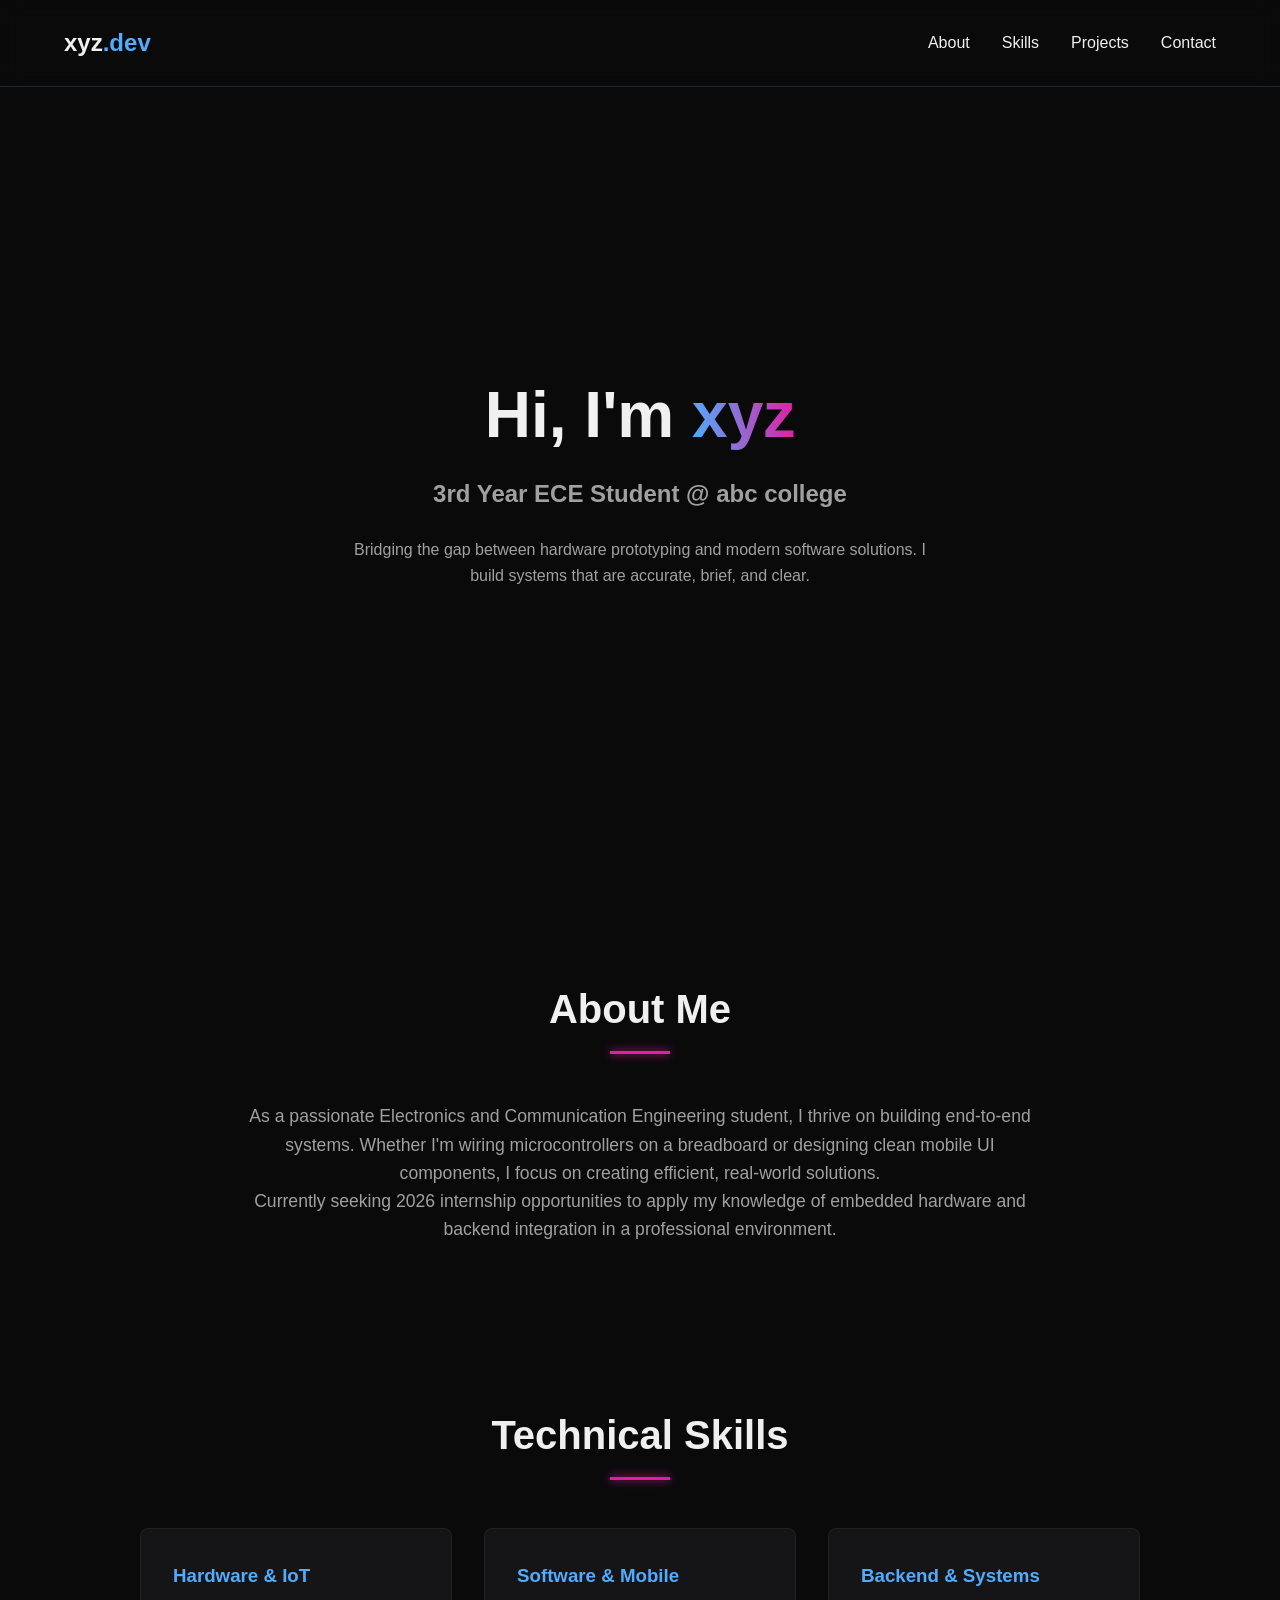
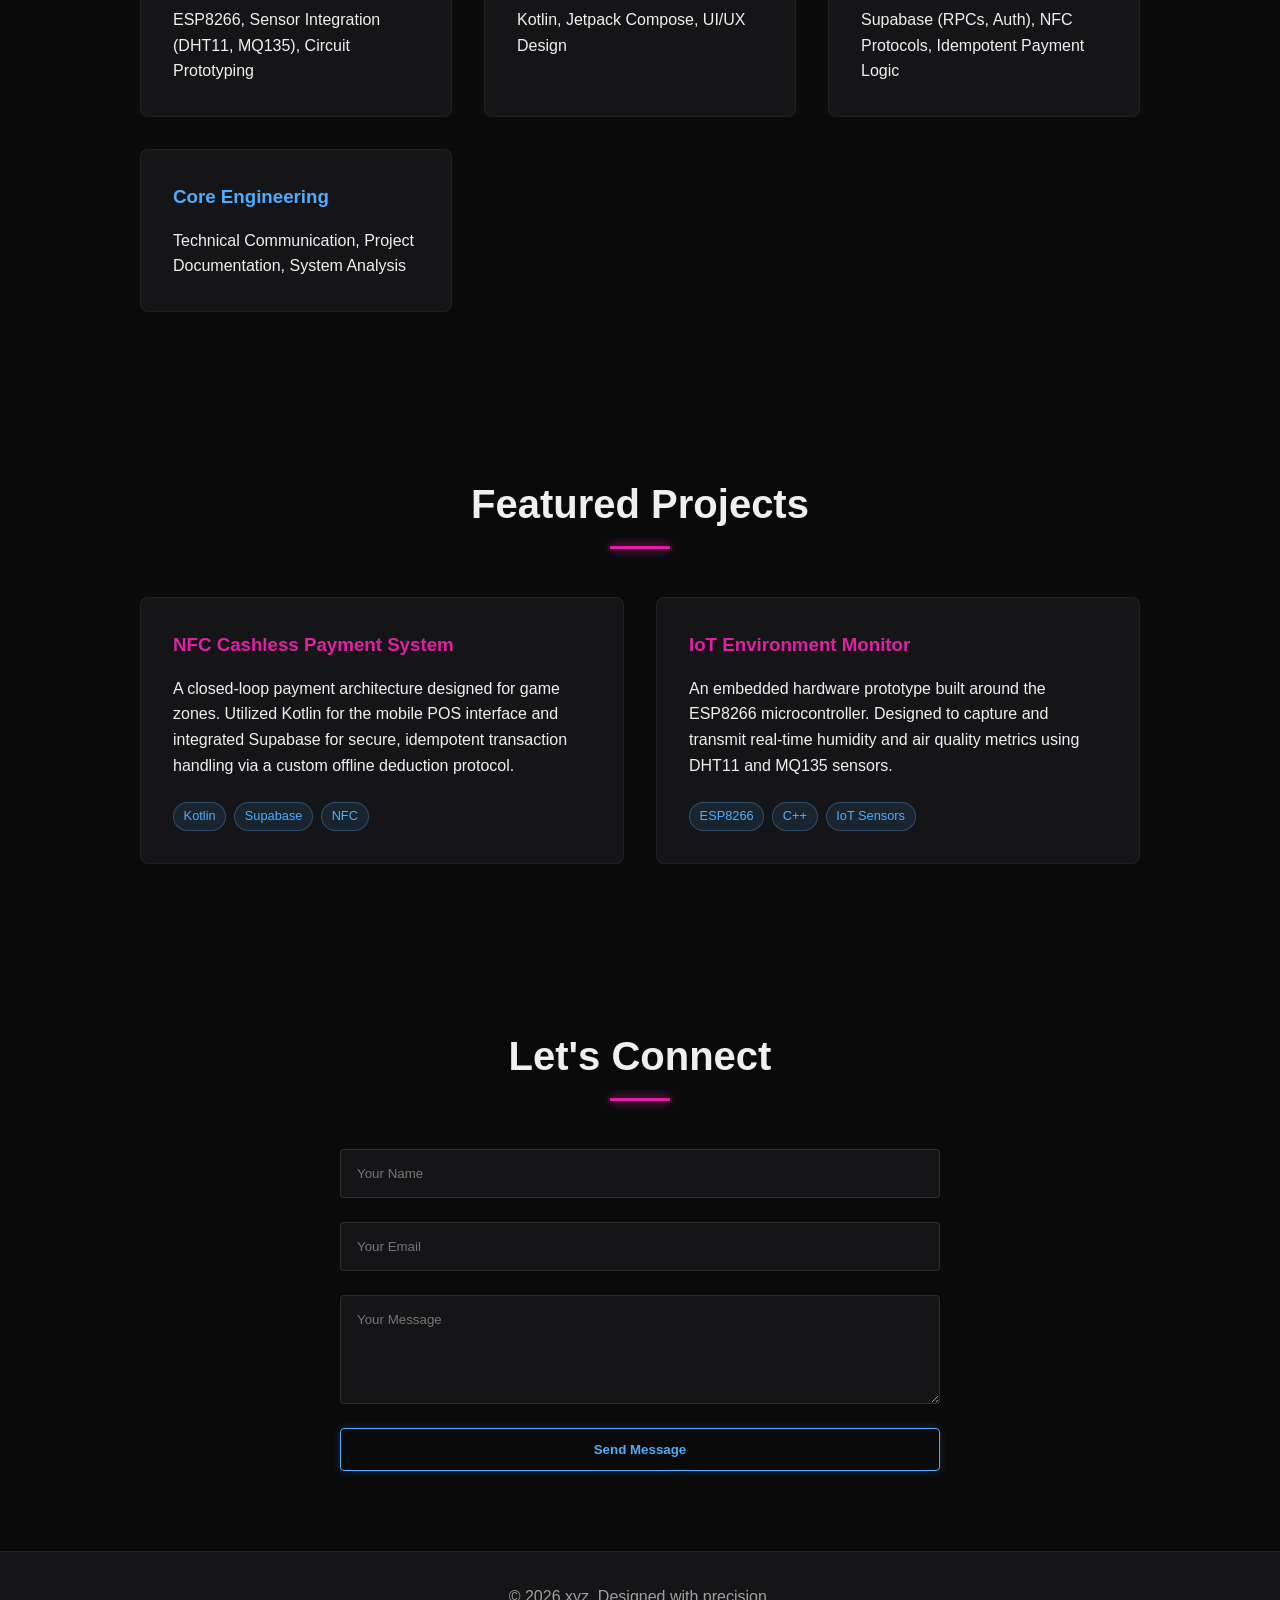
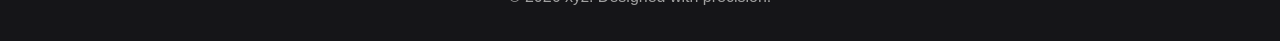
<file: index.html>
<!DOCTYPE html>
<html lang="en">
<head>
    <meta charset="UTF-8">
    <meta name="viewport" content="width=device-width, initial-scale=1.0">
    <title>xyz | ECE Portfolio</title>
    <link rel="stylesheet" href="./index.css">
</head>
<body>
    <nav class="navbar">
        <div class="logo">xyz<span>.dev</span></div>
        <ul class="nav-links">
            <li><a href="#about">About</a></li>
            <li><a href="#skills">Skills</a></li>
            <li><a href="#projects">Projects</a></li>
            <li><a href="#contact">Contact</a></li>
        </ul>
    </nav>

    <header class="hero">
        <div class="hero-content">
            <h1>Hi, I'm <span>xyz</span></h1>
            <h2>3rd Year ECE Student @ abc college</h2>
            <p>Bridging the gap between hardware prototyping and modern software solutions. I build systems that are accurate, brief, and clear.</p>
        </div>
    </header>

    <section id="about" class="section">
        <h2 class="section-title">About Me</h2>
        <div class="about-content">
            <p>As a passionate Electronics and Communication Engineering student, I thrive on building end-to-end systems. Whether I'm wiring microcontrollers on a breadboard or designing clean mobile UI components, I focus on creating efficient, real-world solutions.</p>
            <p>Currently seeking 2026 internship opportunities to apply my knowledge of embedded hardware and backend integration in a professional environment.</p>
        </div>
    </section>

    <section id="skills" class="section">
        <h2 class="section-title">Technical Skills</h2>
        <div class="skills-grid">
            <div class="skill-card">
                <h3>Hardware & IoT</h3>
                <p>ESP8266, Sensor Integration (DHT11, MQ135), Circuit Prototyping</p>
            </div>
            <div class="skill-card">
                <h3>Software & Mobile</h3>
                <p>Kotlin, Jetpack Compose, UI/UX Design</p>
            </div>
            <div class="skill-card">
                <h3>Backend & Systems</h3>
                <p>Supabase (RPCs, Auth), NFC Protocols, Idempotent Payment Logic</p>
            </div>
            <div class="skill-card">
                <h3>Core Engineering</h3>
                <p>Technical Communication, Project Documentation, System Analysis</p>
            </div>
        </div>
    </section>

    <section id="projects" class="section">
        <h2 class="section-title">Featured Projects</h2>
        <div class="project-grid">
            <div class="project-card">
                <h3>NFC Cashless Payment System</h3>
                <p>A closed-loop payment architecture designed for game zones. Utilized Kotlin for the mobile POS interface and integrated Supabase for secure, idempotent transaction handling via a custom offline deduction protocol.</p>
                <div class="tags"><span>Kotlin</span><span>Supabase</span><span>NFC</span></div>
            </div>
            <div class="project-card">
                <h3>IoT Environment Monitor</h3>
                <p>An embedded hardware prototype built around the ESP8266 microcontroller. Designed to capture and transmit real-time humidity and air quality metrics using DHT11 and MQ135 sensors.</p>
                <div class="tags"><span>ESP8266</span><span>C++</span><span>IoT Sensors</span></div>
            </div>
        </div>
    </section>

    <section id="contact" class="section">
        <h2 class="section-title">Let's Connect</h2>
        <form class="contact-form">
            <input type="text" placeholder="Your Name" required>
            <input type="email" placeholder="Your Email" required>
            <textarea rows="5" placeholder="Your Message" required></textarea>
            <button type="submit" class="btn">Send Message</button>
        </form>
    </section>

    <footer>
        <p>&copy; 2026 xyz. Designed with precision.</p>
    </footer>
</body>
</html>
</file>
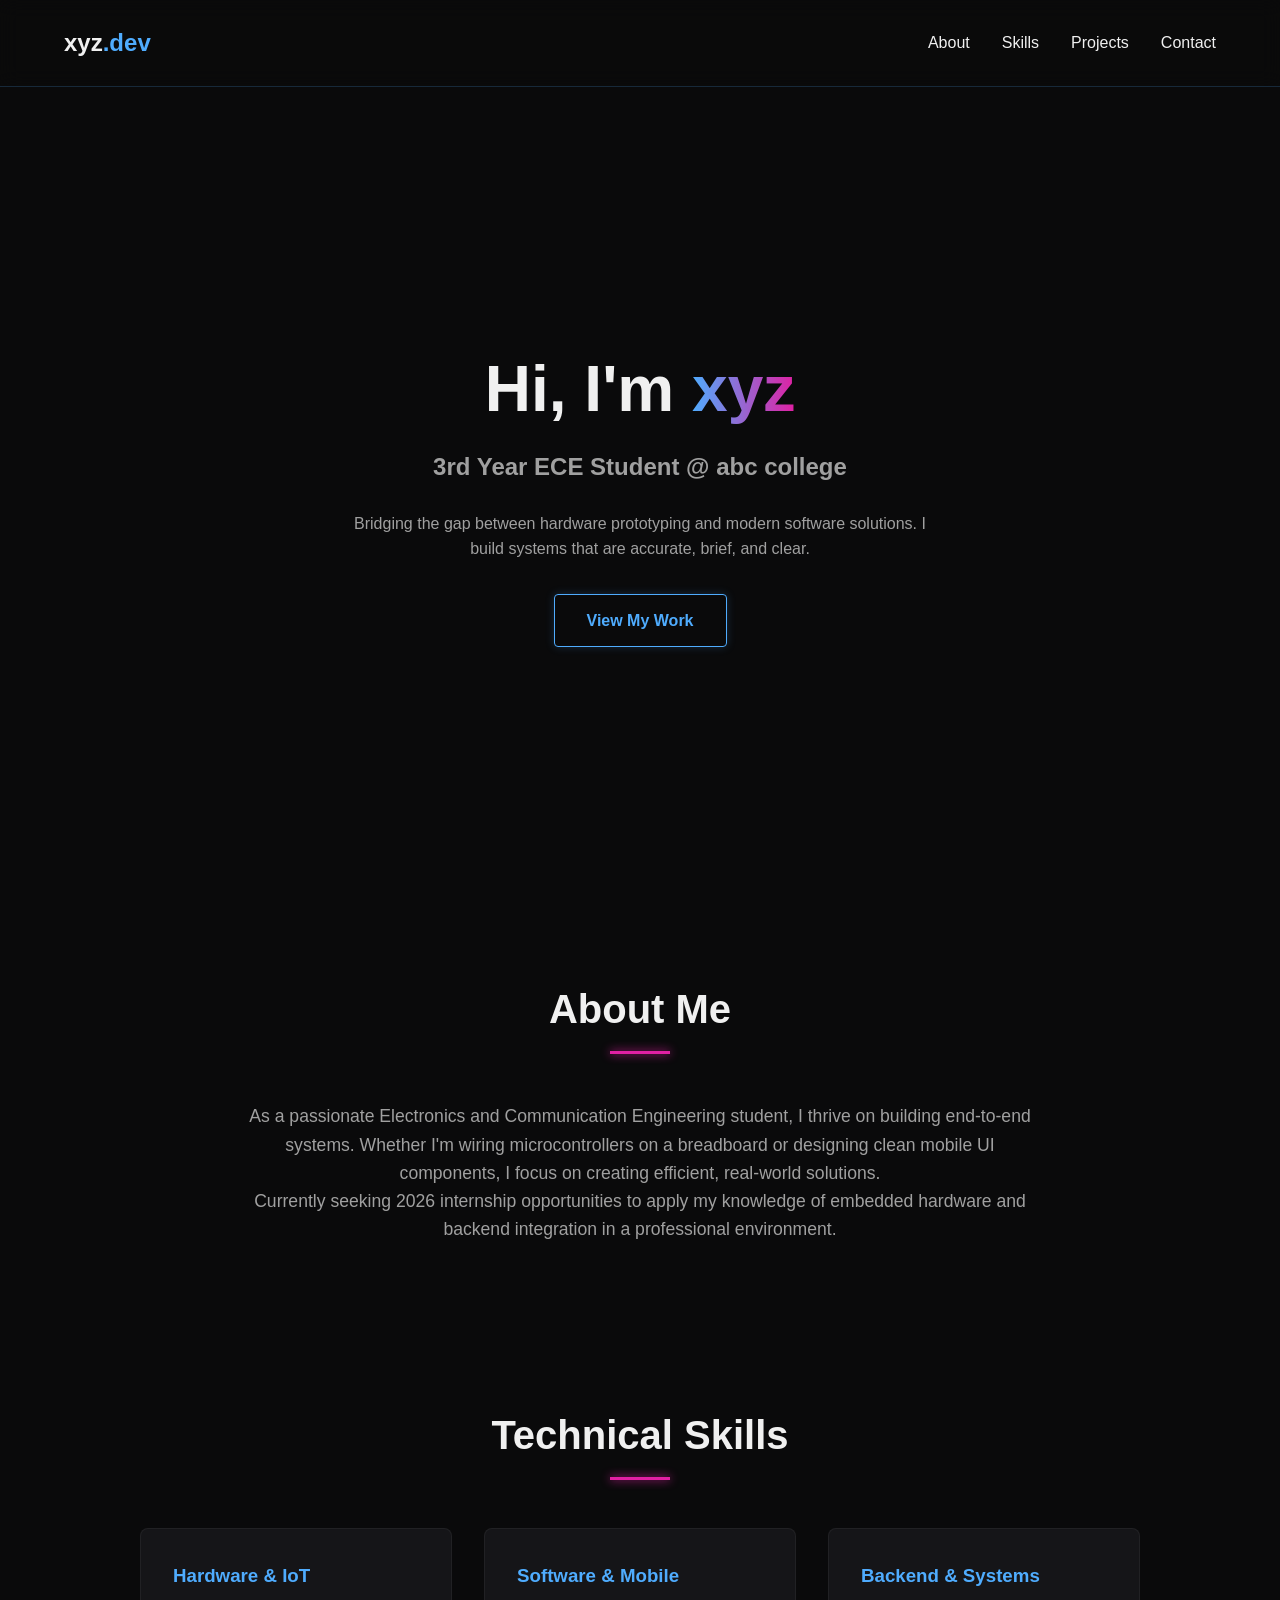
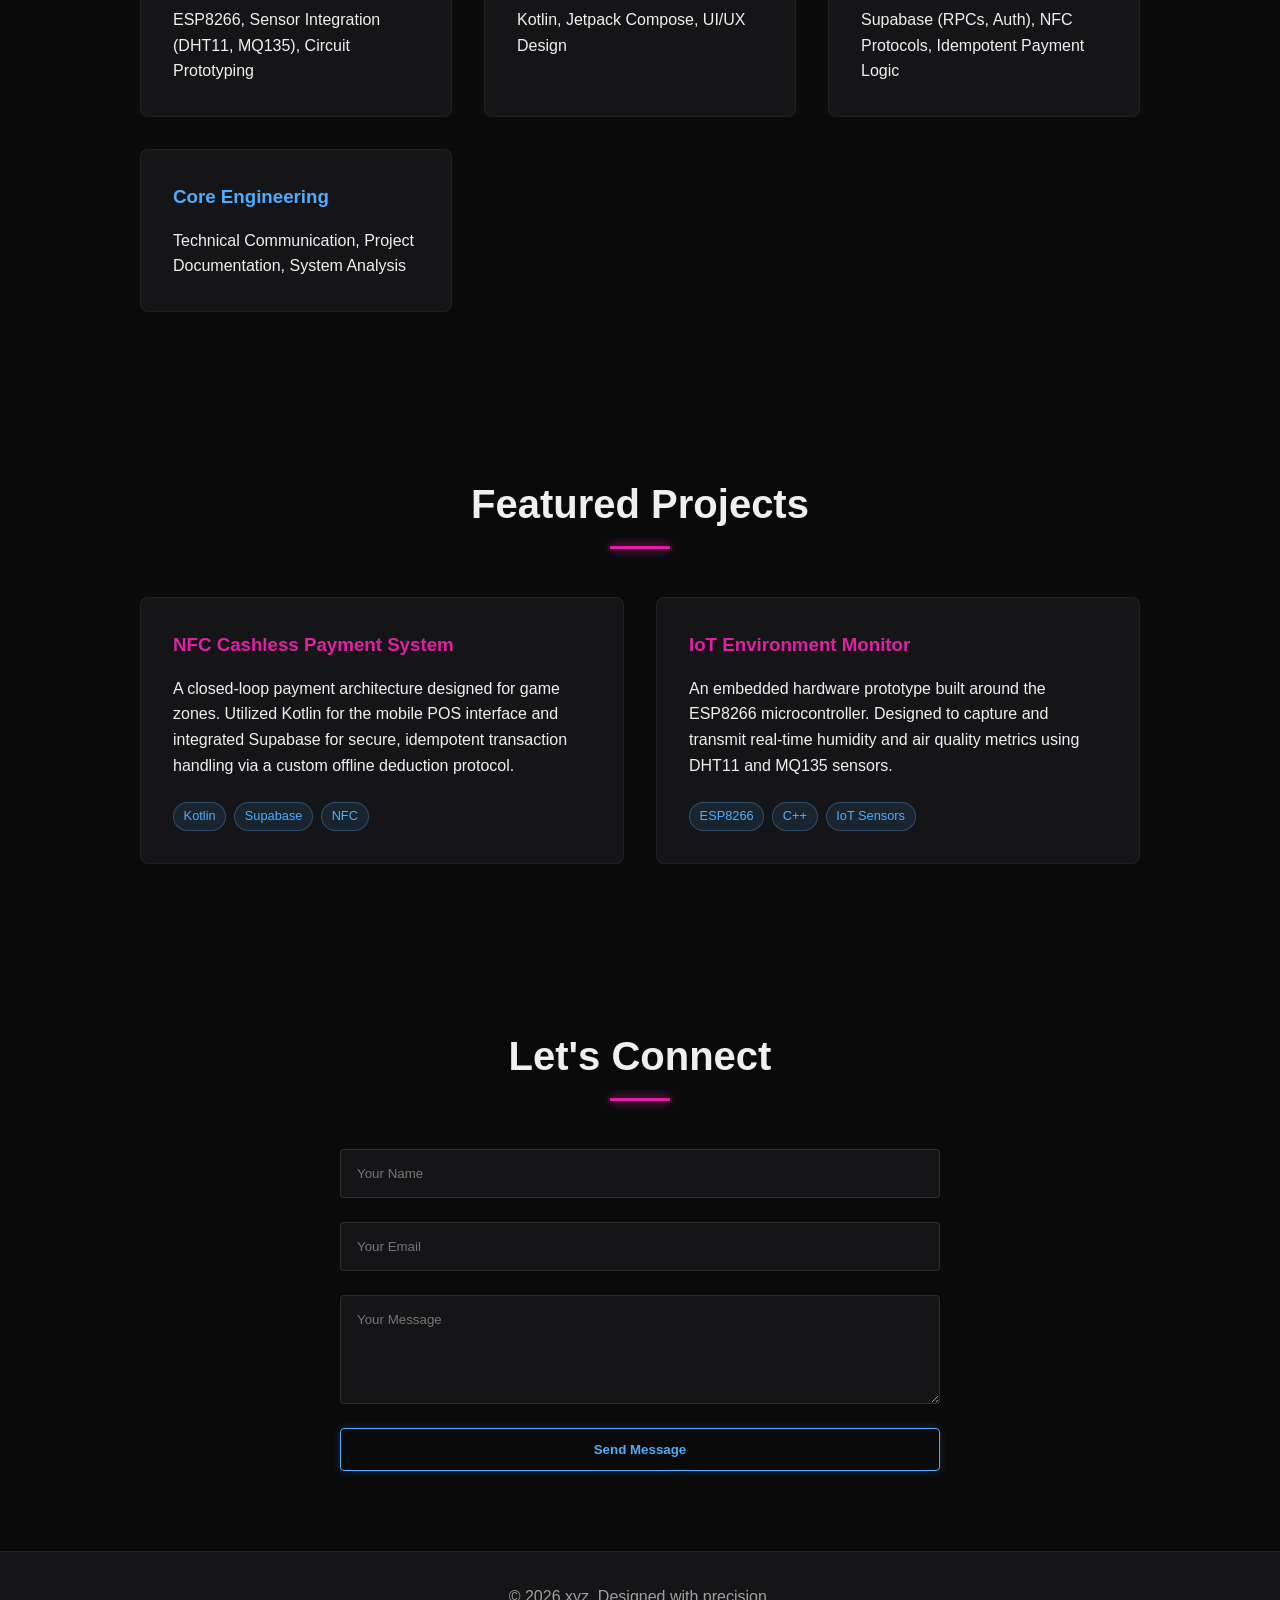
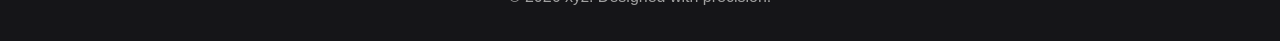
<file: v.html>
<!DOCTYPE html>
<html lang="en">
<head>
    <meta charset="UTF-8">
    <meta name="viewport" content="width=device-width, initial-scale=1.0">
    <title>xyz | ECE Portfolio</title>
    <link rel="stylesheet" href="./v.css">
</head>
<body>
    <nav class="navbar">
        <div class="logo">xyz<span>.dev</span></div>
        <ul class="nav-links">
            <li><a href="#about">About</a></li>
            <li><a href="#skills">Skills</a></li>
            <li><a href="#projects">Projects</a></li>
            <li><a href="#contact">Contact</a></li>
        </ul>
    </nav>

    <header class="hero">
        <div class="hero-content">
            <h1>Hi, I'm <span>xyz</span></h1>
            <h2>3rd Year ECE Student @ abc college</h2>
            <p>Bridging the gap between hardware prototyping and modern software solutions. I build systems that are accurate, brief, and clear.</p>
            <a href="#projects" class="btn">View My Work</a>
        </div>
    </header>

    <section id="about" class="section">
        <h2 class="section-title">About Me</h2>
        <div class="about-content">
            <p>As a passionate Electronics and Communication Engineering student, I thrive on building end-to-end systems. Whether I'm wiring microcontrollers on a breadboard or designing clean mobile UI components, I focus on creating efficient, real-world solutions.</p>
            <p>Currently seeking 2026 internship opportunities to apply my knowledge of embedded hardware and backend integration in a professional environment.</p>
        </div>
    </section>

    <section id="skills" class="section">
        <h2 class="section-title">Technical Skills</h2>
        <div class="skills-grid">
            <div class="skill-card">
                <h3>Hardware & IoT</h3>
                <p>ESP8266, Sensor Integration (DHT11, MQ135), Circuit Prototyping</p>
            </div>
            <div class="skill-card">
                <h3>Software & Mobile</h3>
                <p>Kotlin, Jetpack Compose, UI/UX Design</p>
            </div>
            <div class="skill-card">
                <h3>Backend & Systems</h3>
                <p>Supabase (RPCs, Auth), NFC Protocols, Idempotent Payment Logic</p>
            </div>
            <div class="skill-card">
                <h3>Core Engineering</h3>
                <p>Technical Communication, Project Documentation, System Analysis</p>
            </div>
        </div>
    </section>

    <section id="projects" class="section">
        <h2 class="section-title">Featured Projects</h2>
        <div class="project-grid">
            <div class="project-card">
                <h3>NFC Cashless Payment System</h3>
                <p>A closed-loop payment architecture designed for game zones. Utilized Kotlin for the mobile POS interface and integrated Supabase for secure, idempotent transaction handling via a custom offline deduction protocol.</p>
                <div class="tags"><span>Kotlin</span><span>Supabase</span><span>NFC</span></div>
            </div>
            <div class="project-card">
                <h3>IoT Environment Monitor</h3>
                <p>An embedded hardware prototype built around the ESP8266 microcontroller. Designed to capture and transmit real-time humidity and air quality metrics using DHT11 and MQ135 sensors.</p>
                <div class="tags"><span>ESP8266</span><span>C++</span><span>IoT Sensors</span></div>
            </div>
        </div>
    </section>

    <section id="contact" class="section">
        <h2 class="section-title">Let's Connect</h2>
        <form class="contact-form">
            <input type="text" placeholder="Your Name" required>
            <input type="email" placeholder="Your Email" required>
            <textarea rows="5" placeholder="Your Message" required></textarea>
            <button type="submit" class="btn">Send Message</button>
        </form>
    </section>

    <footer>
        <p>&copy; 2026 xyz. Designed with precision.</p>
    </footer>
</body>
</html>
</file>
<file: index.css>
/* Color Variables - Neon Dark Theme */
:root {
    --bg-color: #0A0A0B;
    --surface-color: #151518;
    --cyan: #4facfe;
    --magenta: #e020a3;
    --text-primary: #f0f0f0;
    --text-secondary: #a0a0a0;
}

* {
    margin: 0;
    padding: 0;
    box-sizing: border-box;
    font-family: 'Segoe UI', Tahoma, Geneva, Verdana, sans-serif;
}

body {
    background-color: var(--bg-color);
    color: var(--text-primary);
    line-height: 1.6;
}

/* Navigation */
.navbar {
    display: flex;
    justify-content: space-between;
    align-items: center;
    padding: 1.5rem 5%;
    background-color: rgba(10, 10, 11, 0.9);
    backdrop-filter: blur(10px);
    position: sticky;
    top: 0;
    z-index: 100;
    border-bottom: 1px solid rgba(79, 172, 254, 0.2);
}

.logo {
    font-size: 1.5rem;
    font-weight: bold;
}

.logo span {
    color: var(--cyan);
}

.nav-links {
    list-style: none;
    display: flex;
    gap: 2rem;
}

.nav-links a {
    color: var(--text-primary);
    text-decoration: none;
    transition: color 0.3s;
}

.nav-links a:hover {
    color: var(--cyan);
}

/* Hero Section */
.hero {
    height: 90vh;
    display: flex;
    align-items: center;
    justify-content: center;
    text-align: center;
    padding: 0 5%;
}

.hero h1 {
    font-size: 4rem;
    margin-bottom: 0.5rem;
}

.hero h1 span {
    background: linear-gradient(to right, var(--cyan), var(--magenta));
    -webkit-background-clip: text;
    -webkit-text-fill-color: transparent;
}

.hero h2 {
    font-size: 1.5rem;
    color: var(--text-secondary);
    margin-bottom: 1.5rem;
}

.hero p {
    max-width: 600px;
    margin: 0 auto 2rem;
    color: var(--text-secondary);
}

.btn {
    display: inline-block;
    padding: 0.8rem 2rem;
    background: transparent;
    color: var(--cyan);
    border: 1px solid var(--cyan);
    border-radius: 4px;
    text-decoration: none;
    font-weight: bold;
    transition: all 0.3s;
    box-shadow: 0 0 10px rgba(79, 172, 254, 0.2);
    cursor: pointer;
}

.btn:hover {
    background: var(--cyan);
    color: var(--bg-color);
    box-shadow: 0 0 20px rgba(79, 172, 254, 0.6);
}

/* General Sections */
.section {
    padding: 5rem 5%;
}

.section-title {
    text-align: center;
    font-size: 2.5rem;
    margin-bottom: 3rem;
    position: relative;
}

.section-title::after {
    content: '';
    display: block;
    width: 60px;
    height: 3px;
    background: var(--magenta);
    margin: 10px auto 0;
    box-shadow: 0 0 10px var(--magenta);
}

/* About Section */
.about-content {
    max-width: 800px;
    margin: 0 auto;
    text-align: center;
    font-size: 1.1rem;
    color: var(--text-secondary);
}

/* Skills & Projects Grids */
.skills-grid, .project-grid {
    display: grid;
    grid-template-columns: repeat(auto-fit, minmax(300px, 1fr));
    gap: 2rem;
    max-width: 1000px;
    margin: 0 auto;
}

.skill-card, .project-card {
    background: var(--surface-color);
    padding: 2rem;
    border-radius: 8px;
    border: 1px solid rgba(255, 255, 255, 0.05);
    transition: transform 0.3s, border-color 0.3s;
}

.skill-card:hover, .project-card:hover {
    transform: translateY(-5px);
    border-color: rgba(224, 32, 163, 0.4);
    box-shadow: 0 10px 20px rgba(0,0,0,0.5);
}

.skill-card h3 {
    color: var(--cyan);
    margin-bottom: 1rem;
}

.project-card h3 {
    color: var(--magenta);
    margin-bottom: 1rem;
}

.tags {
    margin-top: 1.5rem;
    display: flex;
    gap: 0.5rem;
    flex-wrap: wrap;
}

.tags span {
    font-size: 0.8rem;
    padding: 0.2rem 0.6rem;
    border-radius: 20px;
    background: rgba(79, 172, 254, 0.1);
    color: var(--cyan);
    border: 1px solid rgba(79, 172, 254, 0.3);
}

/* Contact Form */
.contact-form {
    max-width: 600px;
    margin: 0 auto;
    display: flex;
    flex-direction: column;
    gap: 1.5rem;
}

.contact-form input, .contact-form textarea {
    width: 100%;
    padding: 1rem;
    background: var(--surface-color);
    border: 1px solid rgba(255,255,255,0.1);
    color: var(--text-primary);
    border-radius: 4px;
    outline: none;
    transition: border-color 0.3s;
}

.contact-form input:focus, .contact-form textarea:focus {
    border-color: var(--cyan);
}

/* Footer */
footer {
    text-align: center;
    padding: 2rem;
    background: var(--surface-color);
    color: var(--text-secondary);
    border-top: 1px solid rgba(255,255,255,0.05);
}

/* Mobile Responsive */
@media (max-width: 768px) {
    .nav-links {
        display: none; /* Add a hamburger menu for full mobile support */
    }
    .hero h1 {
        font-size: 3rem;
    }
}
</file>
<file: v.css>
/* Color Variables - Neon Dark Theme */
:root {
    --bg-color: #0A0A0B;
    --surface-color: #151518;
    --cyan: #4facfe;
    --magenta: #e020a3;
    --text-primary: #f0f0f0;
    --text-secondary: #a0a0a0;
}

* {
    margin: 0;
    padding: 0;
    box-sizing: border-box;
    font-family: 'Segoe UI', Tahoma, Geneva, Verdana, sans-serif;
}

body {
    background-color: var(--bg-color);
    color: var(--text-primary);
    line-height: 1.6;
}

/* Navigation */
.navbar {
    display: flex;
    justify-content: space-between;
    align-items: center;
    padding: 1.5rem 5%;
    background-color: rgba(10, 10, 11, 0.9);
    backdrop-filter: blur(10px);
    position: sticky;
    top: 0;
    z-index: 100;
    border-bottom: 1px solid rgba(79, 172, 254, 0.2);
}

.logo {
    font-size: 1.5rem;
    font-weight: bold;
}

.logo span {
    color: var(--cyan);
}

.nav-links {
    list-style: none;
    display: flex;
    gap: 2rem;
}

.nav-links a {
    color: var(--text-primary);
    text-decoration: none;
    transition: color 0.3s;
}

.nav-links a:hover {
    color: var(--cyan);
}

/* Hero Section */
.hero {
    height: 90vh;
    display: flex;
    align-items: center;
    justify-content: center;
    text-align: center;
    padding: 0 5%;
}

.hero h1 {
    font-size: 4rem;
    margin-bottom: 0.5rem;
}

.hero h1 span {
    background: linear-gradient(to right, var(--cyan), var(--magenta));
    -webkit-background-clip: text;
    -webkit-text-fill-color: transparent;
}

.hero h2 {
    font-size: 1.5rem;
    color: var(--text-secondary);
    margin-bottom: 1.5rem;
}

.hero p {
    max-width: 600px;
    margin: 0 auto 2rem;
    color: var(--text-secondary);
}

.btn {
    display: inline-block;
    padding: 0.8rem 2rem;
    background: transparent;
    color: var(--cyan);
    border: 1px solid var(--cyan);
    border-radius: 4px;
    text-decoration: none;
    font-weight: bold;
    transition: all 0.3s;
    box-shadow: 0 0 10px rgba(79, 172, 254, 0.2);
    cursor: pointer;
}

.btn:hover {
    background: var(--cyan);
    color: var(--bg-color);
    box-shadow: 0 0 20px rgba(79, 172, 254, 0.6);
}

/* General Sections */
.section {
    padding: 5rem 5%;
}

.section-title {
    text-align: center;
    font-size: 2.5rem;
    margin-bottom: 3rem;
    position: relative;
}

.section-title::after {
    content: '';
    display: block;
    width: 60px;
    height: 3px;
    background: var(--magenta);
    margin: 10px auto 0;
    box-shadow: 0 0 10px var(--magenta);
}

/* About Section */
.about-content {
    max-width: 800px;
    margin: 0 auto;
    text-align: center;
    font-size: 1.1rem;
    color: var(--text-secondary);
}

/* Skills & Projects Grids */
.skills-grid, .project-grid {
    display: grid;
    grid-template-columns: repeat(auto-fit, minmax(300px, 1fr));
    gap: 2rem;
    max-width: 1000px;
    margin: 0 auto;
}

.skill-card, .project-card {
    background: var(--surface-color);
    padding: 2rem;
    border-radius: 8px;
    border: 1px solid rgba(255, 255, 255, 0.05);
    transition: transform 0.3s, border-color 0.3s;
}

.skill-card:hover, .project-card:hover {
    transform: translateY(-5px);
    border-color: rgba(224, 32, 163, 0.4);
    box-shadow: 0 10px 20px rgba(0,0,0,0.5);
}

.skill-card h3 {
    color: var(--cyan);
    margin-bottom: 1rem;
}

.project-card h3 {
    color: var(--magenta);
    margin-bottom: 1rem;
}

.tags {
    margin-top: 1.5rem;
    display: flex;
    gap: 0.5rem;
    flex-wrap: wrap;
}

.tags span {
    font-size: 0.8rem;
    padding: 0.2rem 0.6rem;
    border-radius: 20px;
    background: rgba(79, 172, 254, 0.1);
    color: var(--cyan);
    border: 1px solid rgba(79, 172, 254, 0.3);
}

/* Contact Form */
.contact-form {
    max-width: 600px;
    margin: 0 auto;
    display: flex;
    flex-direction: column;
    gap: 1.5rem;
}

.contact-form input, .contact-form textarea {
    width: 100%;
    padding: 1rem;
    background: var(--surface-color);
    border: 1px solid rgba(255,255,255,0.1);
    color: var(--text-primary);
    border-radius: 4px;
    outline: none;
    transition: border-color 0.3s;
}

.contact-form input:focus, .contact-form textarea:focus {
    border-color: var(--cyan);
}

/* Footer */
footer {
    text-align: center;
    padding: 2rem;
    background: var(--surface-color);
    color: var(--text-secondary);
    border-top: 1px solid rgba(255,255,255,0.05);
}

/* Mobile Responsive */
@media (max-width: 768px) {
    .nav-links {
        display: none; /* Add a hamburger menu for full mobile support */
    }
    .hero h1 {
        font-size: 3rem;
    }
}
</file>
